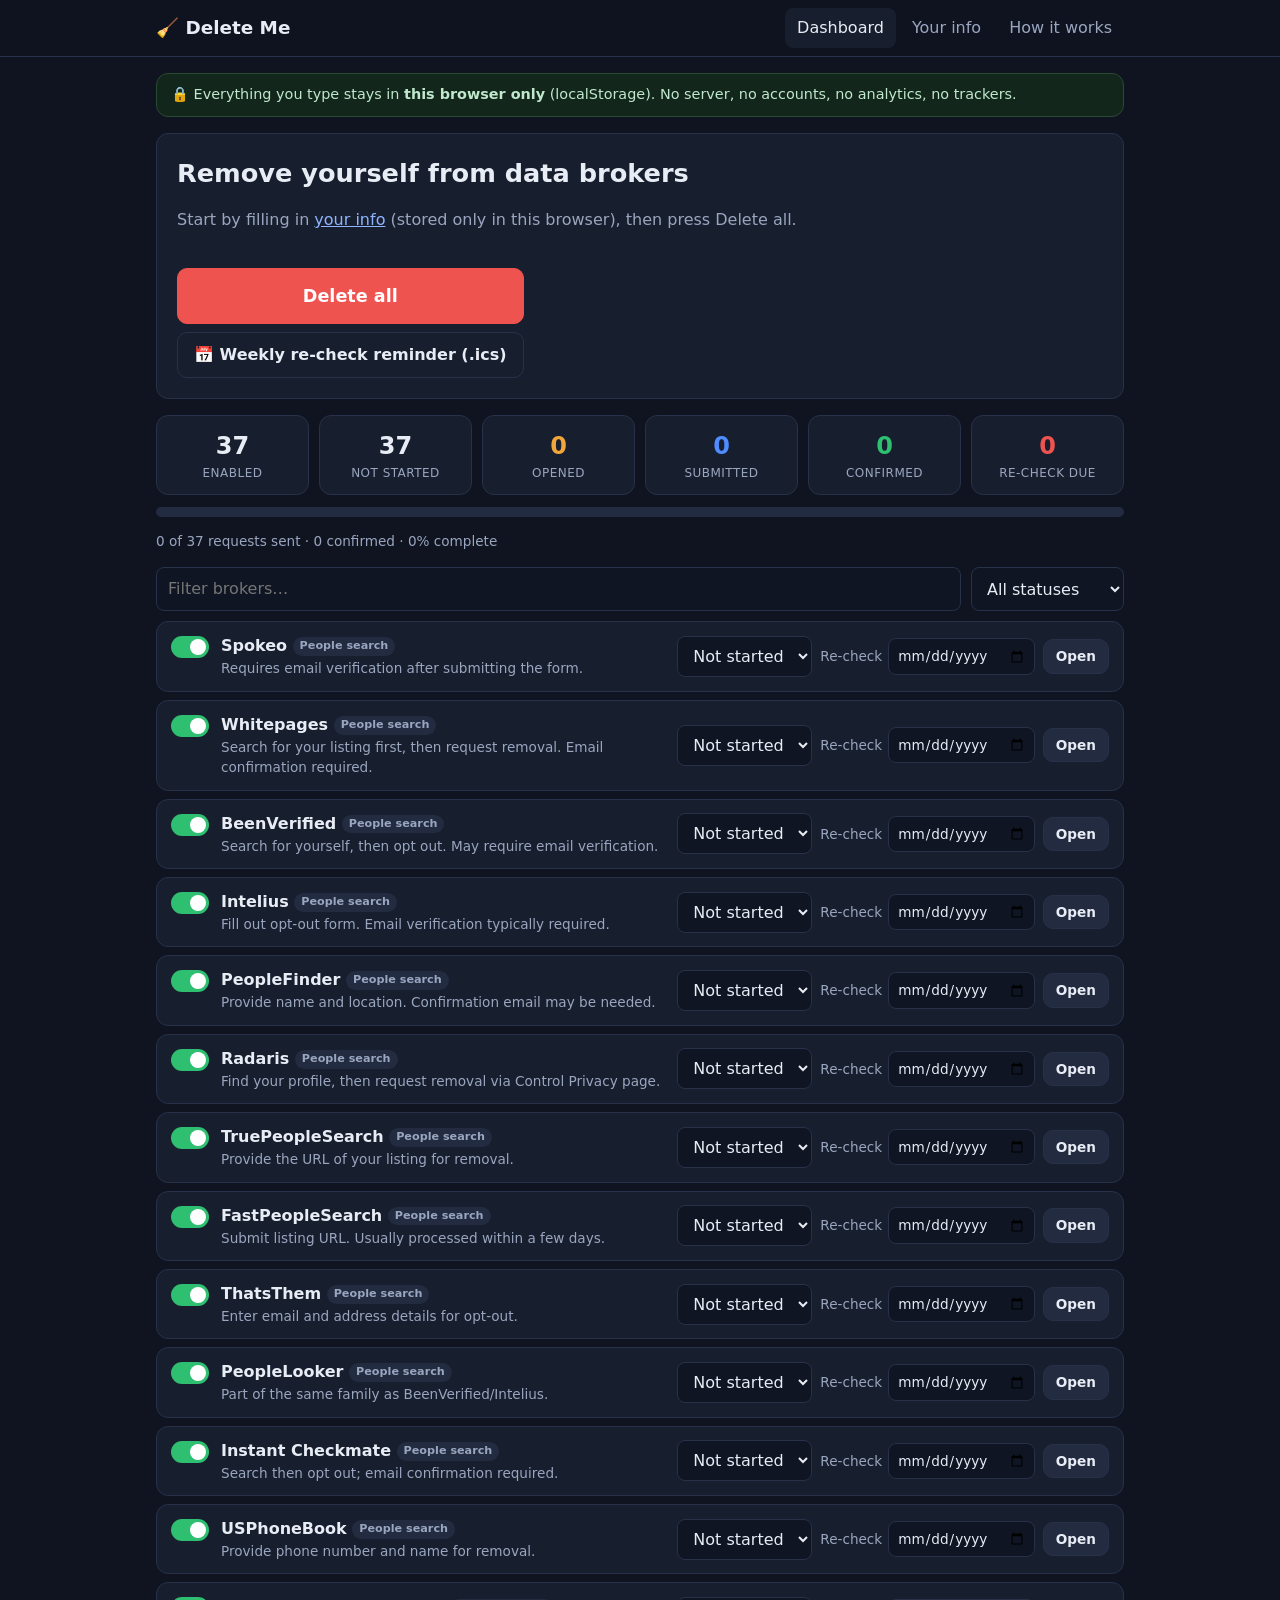
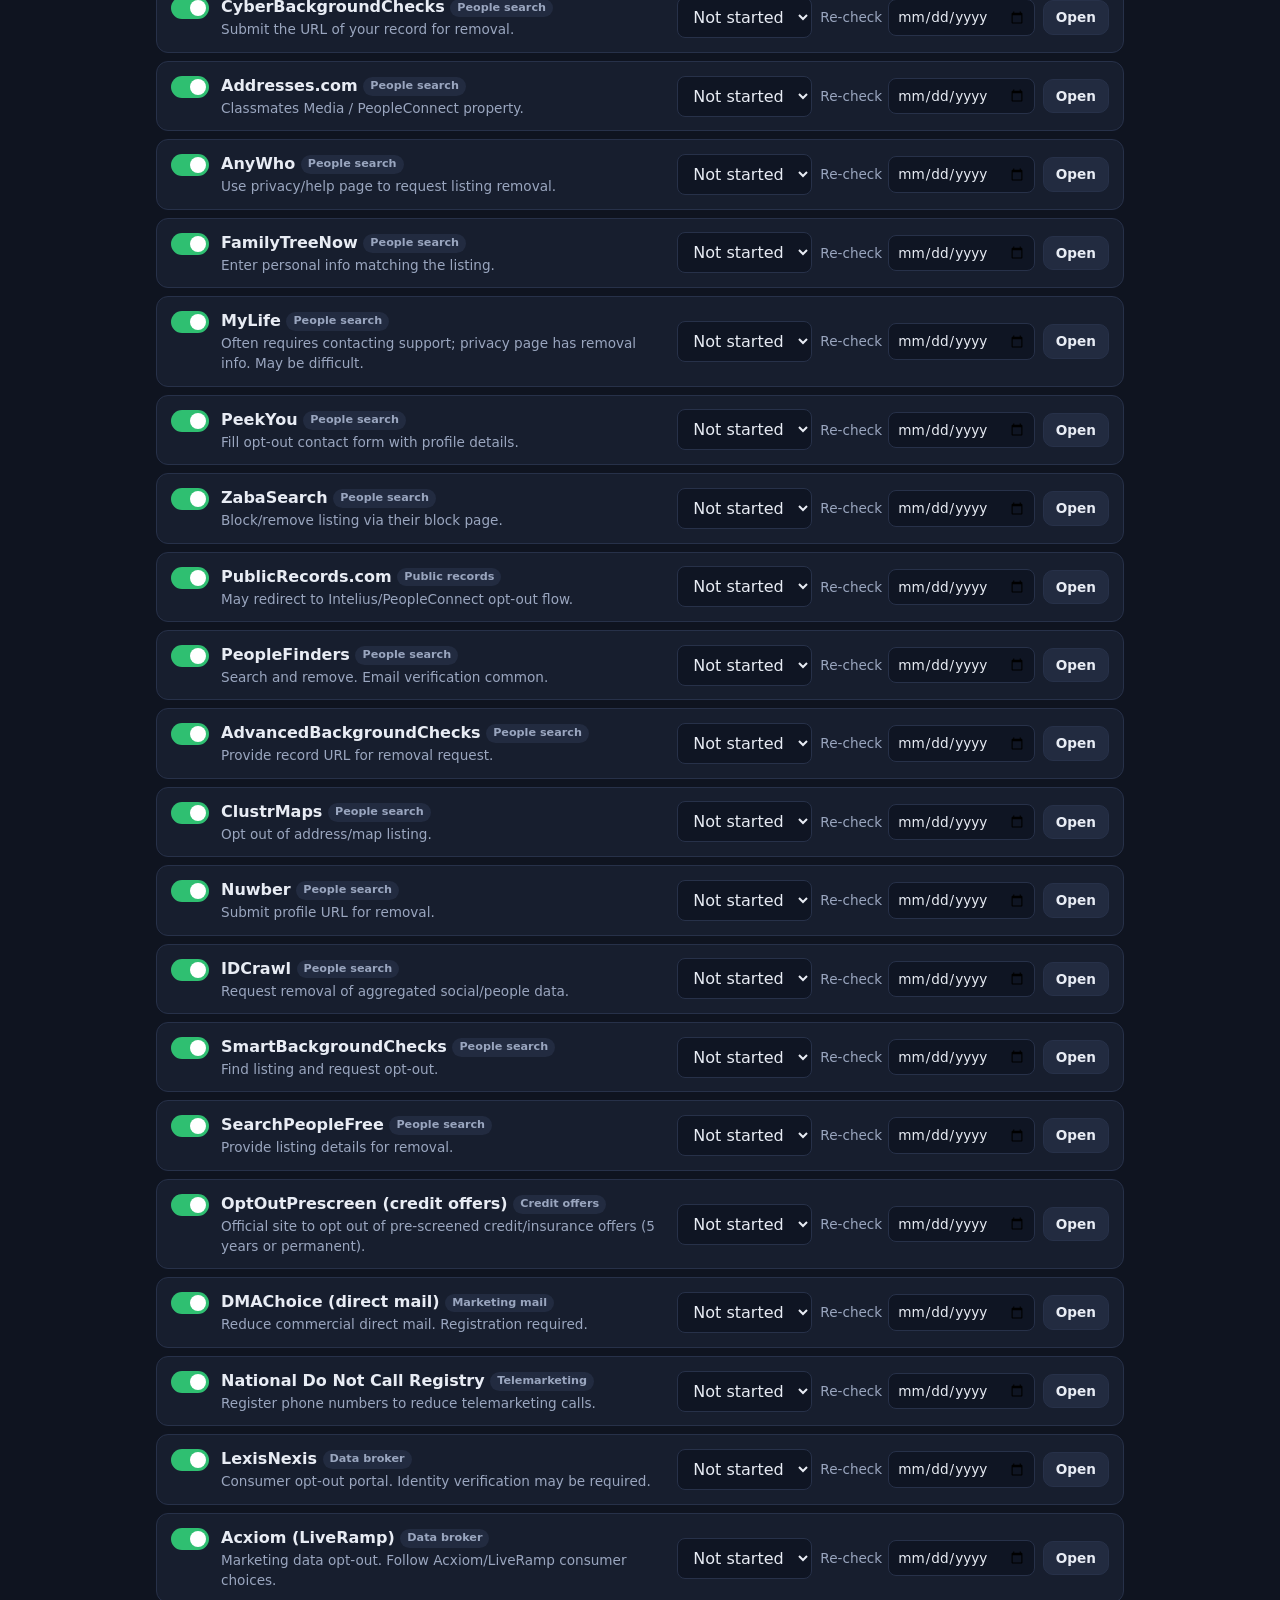
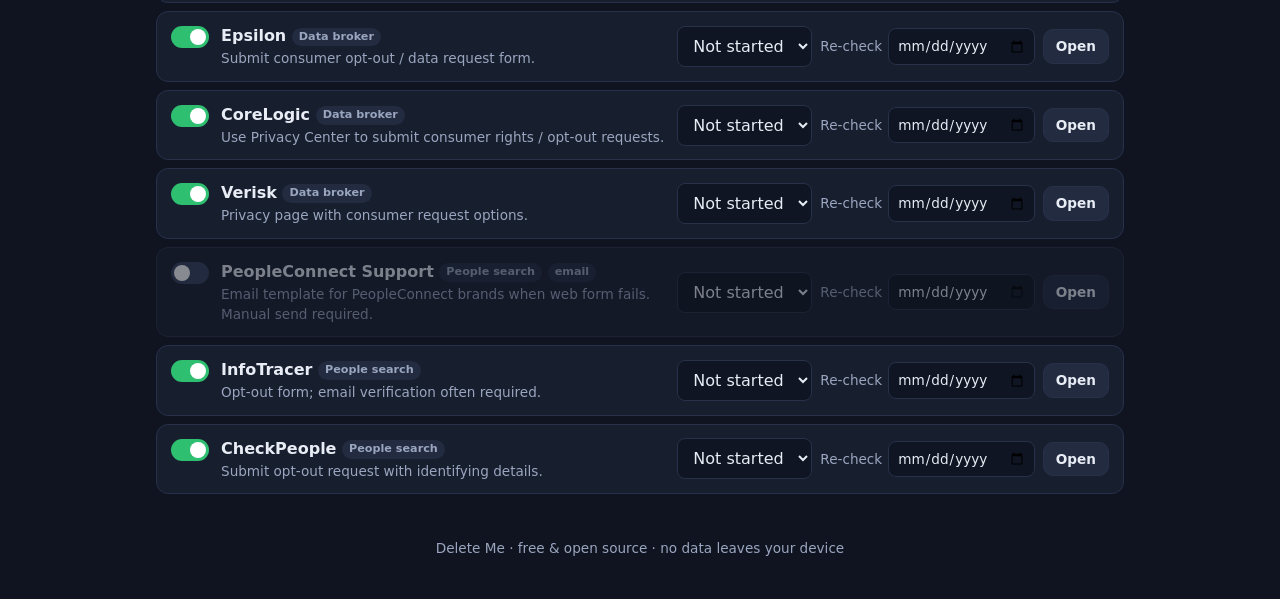
<file: docs/index.html>
<!doctype html>
<html lang="en">
<head>
<meta charset="utf-8">
<meta name="viewport" content="width=device-width, initial-scale=1">
<meta http-equiv="Content-Security-Policy" content="default-src 'none'; script-src 'self'; style-src 'self'; img-src 'self' data:; connect-src 'none'; form-action 'none'; base-uri 'none'">
<meta name="referrer" content="no-referrer">
<title>Delete Me — free data broker opt-out helper</title>
<meta name="description" content="Remove yourself from people-search sites and data brokers. Free, private, runs entirely in your browser.">
<link rel="icon" href="data:image/svg+xml,%3Csvg xmlns='http://www.w3.org/2000/svg' viewBox='0 0 100 100'%3E%3Ctext y='.9em' font-size='90'%3E%F0%9F%A7%B9%3C/text%3E%3C/svg%3E">
<link rel="stylesheet" href="style.css">
</head>
<body>
<header class="top">
  <div class="wrap top-in">
    <div class="brand">🧹 Delete Me</div>
    <nav id="tabs">
      <button data-tab="dash" class="active">Dashboard</button>
      <button data-tab="info">Your info</button>
      <button data-tab="about">How it works</button>
    </nav>
  </div>
</header>

<main class="wrap">
  <div class="privacy-banner">🔒 Everything you type stays in <strong>this browser only</strong> (localStorage). No server, no accounts, no analytics, no trackers.</div>

  <!-- DASHBOARD -->
  <section id="tab-dash" class="tab active">
    <div class="hero card">
      <div>
        <h1>Remove yourself from data brokers</h1>
        <p class="muted" id="hero-sub">Fill in <a href="#" data-goto="info">your info</a>, then press Delete all to walk through every opt-out in one go.</p>
      </div>
      <div class="hero-actions">
        <button id="btn-delete-all" class="btn big danger">Delete all</button>
        <button id="btn-ics" class="btn ghost">📅 Weekly re-check reminder (.ics)</button>
      </div>
    </div>

    <div class="stats" id="stats"></div>
    <div class="progress"><div id="progress-bar"></div></div>
    <p class="muted small" id="progress-text"></p>

    <div class="toolbar">
      <input id="filter" type="search" placeholder="Filter brokers…" aria-label="Filter brokers">
      <select id="filter-status" aria-label="Filter by status">
        <option value="">All statuses</option>
        <option value="not_started">Not started</option>
        <option value="opened">Opened</option>
        <option value="submitted">Submitted</option>
        <option value="confirmed">Confirmed</option>
        <option value="due">Re-check due</option>
      </select>
    </div>
    <div id="broker-list" class="list"></div>
  </section>

  <!-- PROFILE -->
  <section id="tab-info" class="tab">
    <div class="card">
      <h2>Your info</h2>
      <p class="muted small">Only enter <strong>your own</strong> details. Saved in this browser only; used to fill request emails and copied to your clipboard while you fill each opt-out form. One item per line.</p>
      <form id="profile-form" autocomplete="off">
        <label>Full name<input name="full_name" type="text" placeholder="Jane Q. Public"></label>
        <label>Aliases / previous names<textarea name="aliases" rows="2" placeholder="Jane Smith"></textarea></label>
        <label>Email addresses<textarea name="emails" rows="2" placeholder="jane@example.com"></textarea></label>
        <label>Phone numbers<textarea name="phones" rows="2" placeholder="555-555-0100"></textarea></label>
        <label>Addresses (current &amp; past)<textarea name="addresses" rows="3" placeholder="123 Main St, Springfield, MA 01101"></textarea></label>
        <label>Usernames / handles<textarea name="usernames" rows="2" placeholder="janeq"></textarea></label>
        <label>Date of birth (optional — some brokers ask)<input name="dob" type="text" placeholder="MM/DD/YYYY"></label>
        <div class="row">
          <button type="submit" class="btn primary">Save</button>
          <span id="save-msg" class="muted small"></span>
        </div>
      </form>
    </div>
    <div class="card">
      <h2>Backup &amp; privacy</h2>
      <p class="muted small">Export a JSON backup (profile + progress) to move to another device. Keep the file private.</p>
      <div class="row wrap-row">
        <button id="btn-export" class="btn">Export JSON</button>
        <label class="btn file-btn">Import JSON<input id="file-import" type="file" accept="application/json,.json" hidden></label>
        <button id="btn-clear" class="btn danger-ghost">Clear my data</button>
      </div>
    </div>
  </section>

  <!-- ABOUT -->
  <section id="tab-about" class="tab">
    <div class="card prose">
      <h2>How it works</h2>
      <ol>
        <li><strong>Your info</strong> — enter your name, emails, phones, addresses. Stored only in your browser.</li>
        <li><strong>Delete all</strong> — a guided walk-through of every enabled broker that isn't confirmed yet. Each step copies your details to the clipboard and opens the broker's official opt-out page (or a prefilled email where the broker takes email requests).</li>
        <li><strong>Track it</strong> — mark each one Submitted, then Confirmed once you click the broker's verification email. A re-check date is set automatically (30 days after submitting, 90 days after confirming).</li>
        <li><strong>Re-check weekly</strong> — brokers re-list people all the time. Download the weekly Monday 9 AM calendar reminder and come back here; anything due shows up as "Re-check due".</li>
      </ol>
      <h3>What it doesn't do</h3>
      <ul>
        <li>It can't submit forms on other websites for you — browsers don't allow that, and most brokers require a captcha or email verification you must complete yourself.</li>
        <li>It never sends your info anywhere. There is no backend. Opt-out pages open with no referrer.</li>
        <li>Opt-out links change; if one is broken, search the broker's site for "opt out" or "do not sell".</li>
      </ul>
      <p class="muted small">Use only for your own information. Not legal advice. Open source — see the GitHub repo.</p>
    </div>
  </section>
</main>

<!-- WIZARD -->
<div id="wizard" class="modal" hidden>
  <div class="modal-card" role="dialog" aria-modal="true" aria-labelledby="wz-title">
    <div class="wz-head">
      <span id="wz-count" class="muted small"></span>
      <button id="wz-close" class="x" aria-label="Close">✕</button>
    </div>
    <h2 id="wz-title"></h2>
    <p id="wz-meta" class="muted small"></p>
    <p id="wz-notes"></p>
    <div class="wz-actions">
      <button id="wz-open" class="btn primary big"></button>
      <button id="wz-email" class="btn">✉️ Email request instead</button>
    </div>
    <details class="wz-details">
      <summary>Your details (copied to clipboard)</summary>
      <pre id="wz-copy"></pre>
      <button id="wz-recopy" class="btn small-btn">Copy again</button>
    </details>
    <div class="wz-foot">
      <button id="wz-skip" class="btn ghost">Skip</button>
      <button id="wz-submitted" class="btn">✔ Submitted → next</button>
      <button id="wz-confirmed" class="btn ok">✔✔ Confirmed → next</button>
    </div>
    <p id="wz-toast" class="toast" aria-live="polite"></p>
  </div>
</div>

<footer class="wrap muted small foot">Delete Me · free &amp; open source · no data leaves your device</footer>
<script src="catalog.js"></script>
<script src="app.js"></script>
</body>
</html>
</file>
<file: docs/style.css>
:root{--bg:#0f1420;--card:#171e2e;--line:#273149;--txt:#e8ecf4;--mut:#9aa6bf;--pri:#4f8cff;--ok:#2fbf71;--warn:#f0a63a;--bad:#ef5350;--r:12px}
*{box-sizing:border-box}
html,body{margin:0;background:var(--bg);color:var(--txt);font:16px/1.5 system-ui,-apple-system,"Segoe UI",Roboto,sans-serif}
a{color:#8fb4ff}
.wrap{max-width:1000px;margin:0 auto;padding:0 16px}
.top{position:sticky;top:0;z-index:5;background:rgba(15,20,32,.95);border-bottom:1px solid var(--line);backdrop-filter:blur(6px)}
.top-in{display:flex;align-items:center;justify-content:space-between;gap:12px;min-height:56px;flex-wrap:wrap}
.brand{font-weight:800;font-size:1.15rem}
nav{display:flex;gap:4px;flex-wrap:wrap}
nav button{background:none;border:0;color:var(--mut);padding:8px 12px;border-radius:8px;font:inherit;cursor:pointer}
nav button.active,nav button:hover{background:var(--card);color:var(--txt)}
.privacy-banner{margin:16px 0;padding:10px 14px;border:1px solid #2a4a33;background:#13261b;border-radius:var(--r);font-size:.9rem;color:#bfe8cc}
.tab{display:none}.tab.active{display:block}
.card{background:var(--card);border:1px solid var(--line);border-radius:var(--r);padding:20px;margin-bottom:16px}
.hero{display:flex;gap:20px;align-items:center;justify-content:space-between;flex-wrap:wrap}
.hero h1{margin:0 0 6px;font-size:1.6rem}
.hero-actions{display:flex;flex-direction:column;gap:8px;min-width:220px}
h2{margin-top:0}
.muted{color:var(--mut)}.small{font-size:.85rem}
.btn{display:inline-flex;align-items:center;justify-content:center;gap:6px;background:#222b40;color:var(--txt);border:1px solid var(--line);border-radius:10px;padding:10px 16px;font:inherit;font-weight:600;cursor:pointer;text-decoration:none}
.btn:hover{filter:brightness(1.15)}
.btn.primary{background:var(--pri);border-color:var(--pri);color:#fff}
.btn.danger{background:var(--bad);border-color:var(--bad);color:#fff}
.btn.ok{background:var(--ok);border-color:var(--ok);color:#06210f}
.btn.ghost{background:transparent}
.btn.danger-ghost{background:transparent;border-color:var(--bad);color:#ff8a87}
.btn.big{padding:14px 22px;font-size:1.1rem}
.small-btn{padding:6px 12px;font-size:.85rem}
.file-btn{cursor:pointer}
.stats{display:grid;grid-template-columns:repeat(6,1fr);gap:10px;margin-bottom:12px}
.stat{background:var(--card);border:1px solid var(--line);border-radius:var(--r);padding:12px;text-align:center}
.stat .n{font-size:1.5rem;font-weight:800}.stat .l{font-size:.75rem;color:var(--mut);text-transform:uppercase;letter-spacing:.04em}
.s-opened .n{color:var(--warn)}.s-submitted .n{color:var(--pri)}.s-confirmed .n{color:var(--ok)}.s-due .n{color:var(--bad)}
.progress{height:10px;background:#222b40;border-radius:99px;overflow:hidden}
#progress-bar{height:100%;width:0;background:linear-gradient(90deg,var(--pri),var(--ok));transition:width .3s}
.toolbar{display:flex;gap:10px;margin:16px 0 10px;flex-wrap:wrap}
input,textarea,select{background:#0f1523;color:var(--txt);border:1px solid var(--line);border-radius:8px;padding:9px 11px;font:inherit;width:100%}
.toolbar input{flex:1 1 220px;width:auto}.toolbar select{flex:0 0 auto;width:auto}
label{display:block;margin-bottom:12px;font-weight:600;font-size:.9rem}
label input,label textarea{margin-top:4px;font-weight:400}
.row{display:flex;gap:12px;align-items:center}.wrap-row{flex-wrap:wrap}
.list{display:flex;flex-direction:column;gap:8px;margin-bottom:24px}
.broker{display:flex;justify-content:space-between;gap:12px;background:var(--card);border:1px solid var(--line);border-radius:var(--r);padding:12px 14px;align-items:center}
.broker.disabled{opacity:.5}.broker.due{border-color:var(--bad)}
.b-main{display:flex;gap:12px;align-items:flex-start;min-width:0}
.b-name{font-weight:700}
.tag{display:inline-block;font-size:.7rem;font-weight:600;padding:1px 7px;border-radius:99px;background:#222b40;color:var(--mut);vertical-align:middle}
.due-tag{background:#3a1716;color:#ff9a97}
.b-ctl{display:flex;gap:8px;align-items:center;flex-shrink:0;flex-wrap:wrap;justify-content:flex-end}
.b-ctl select{width:auto}.rc{margin:0;display:flex;gap:6px;align-items:center;font-weight:400}.rc input{width:auto;margin:0;padding:6px 8px}
.sw{position:relative;margin:2px 0 0;flex-shrink:0}.sw input{position:absolute;opacity:0;width:1px;height:1px}
.sw span{display:block;width:38px;height:22px;background:#33405c;border-radius:99px;position:relative;cursor:pointer;transition:.2s}
.sw span:after{content:"";position:absolute;top:3px;left:3px;width:16px;height:16px;background:#fff;border-radius:50%;transition:.2s}
.sw input:checked+span{background:var(--ok)}.sw input:checked+span:after{left:19px}
.sw input:focus-visible+span{outline:2px solid var(--pri)}
.modal{position:fixed;inset:0;background:rgba(0,0,0,.65);display:flex;align-items:center;justify-content:center;padding:16px;z-index:20}
.modal[hidden]{display:none}
.modal-card{background:var(--card);border:1px solid var(--line);border-radius:16px;padding:22px;max-width:560px;width:100%;max-height:92vh;overflow:auto}
.wz-head{display:flex;justify-content:space-between;align-items:center}
.x{background:none;border:0;color:var(--mut);font-size:1.2rem;cursor:pointer}
.wz-actions{display:flex;flex-direction:column;gap:8px;margin:14px 0}
.wz-details{margin:10px 0;font-size:.9rem}.wz-details pre{white-space:pre-wrap;word-break:break-word;background:#0f1523;padding:10px;border-radius:8px;font-size:.8rem}
.wz-foot{display:flex;gap:8px;justify-content:space-between;flex-wrap:wrap;border-top:1px solid var(--line);padding-top:14px}
.wz-foot .btn{flex:1 1 auto}
.toast{min-height:1.2em;color:#bfe8cc;font-size:.85rem;margin:8px 0 0}
.prose li{margin-bottom:8px}
.foot{padding:20px 16px 40px;text-align:center}
@media (max-width:720px){
  .stats{grid-template-columns:repeat(3,1fr)}
  .broker{flex-direction:column;align-items:stretch}
  .b-ctl{justify-content:flex-start}
  .hero-actions{width:100%}
  .hero h1{font-size:1.3rem}
}
</file>
